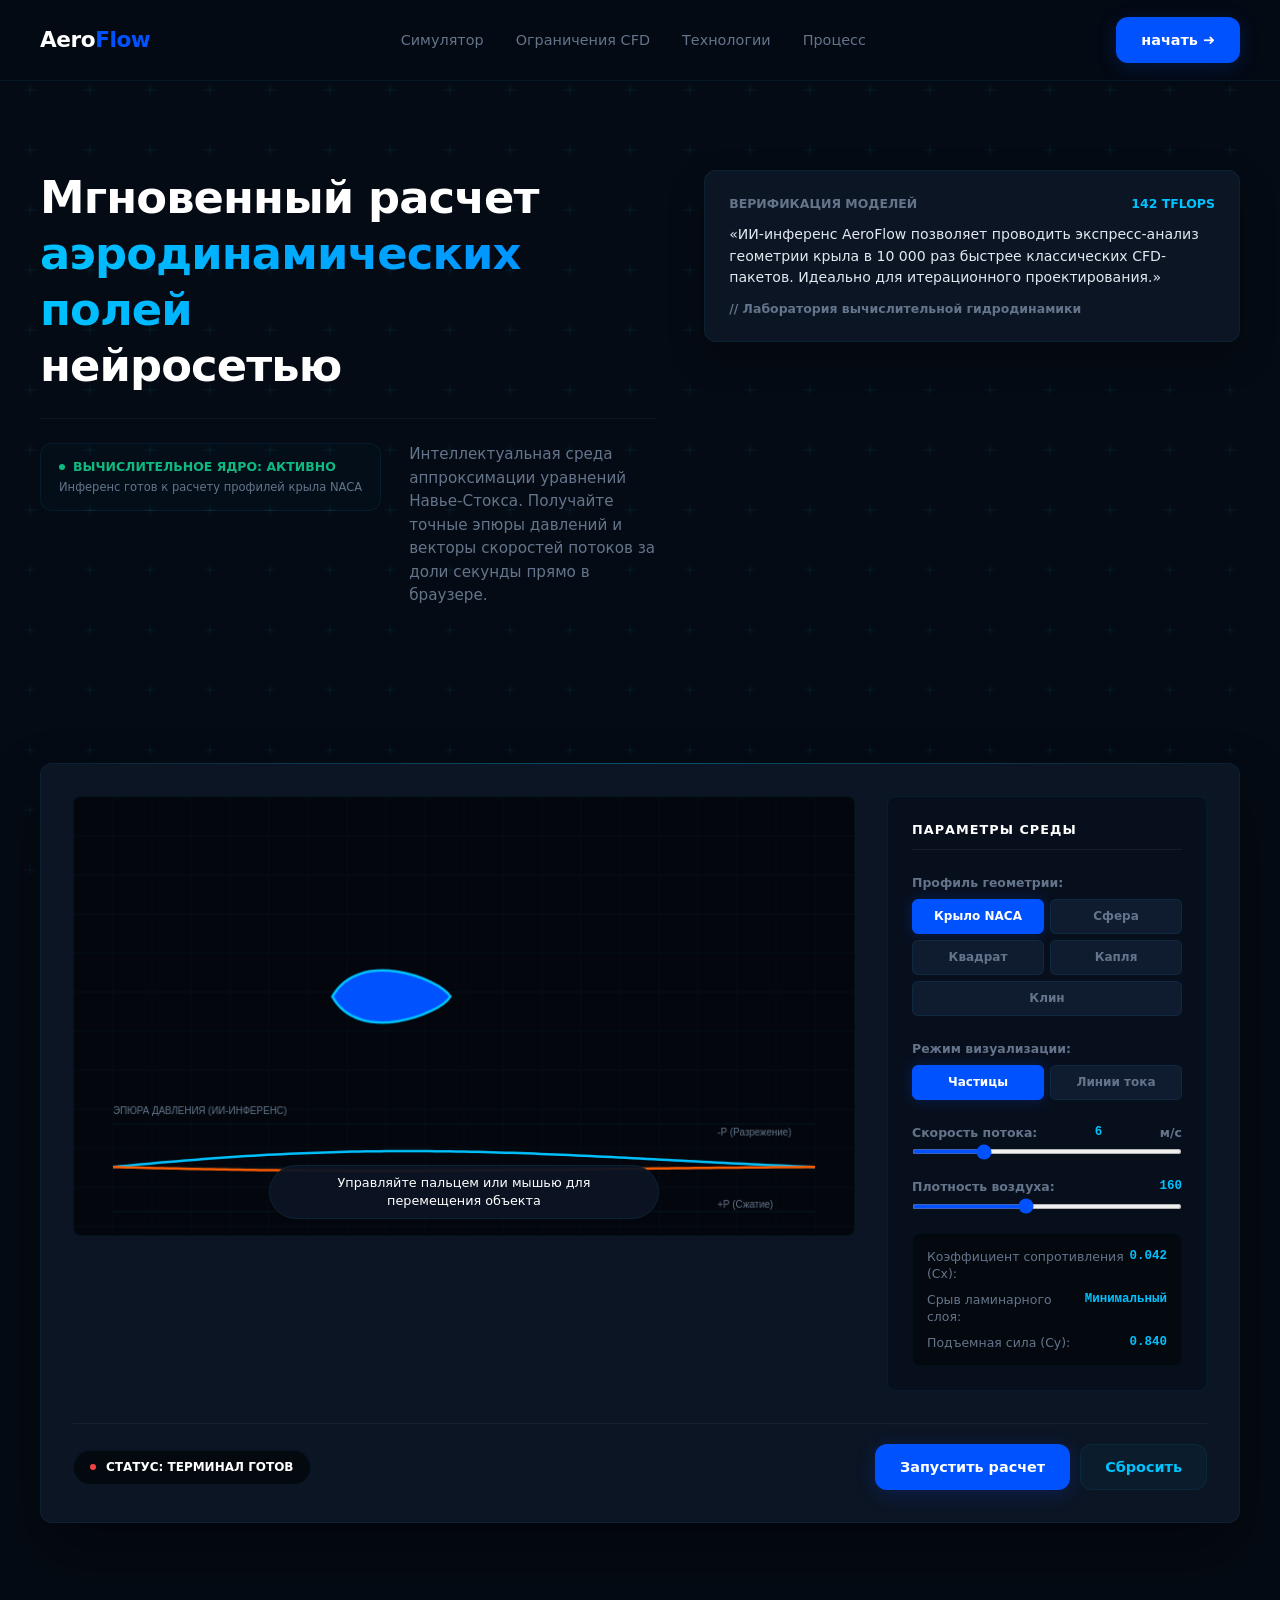
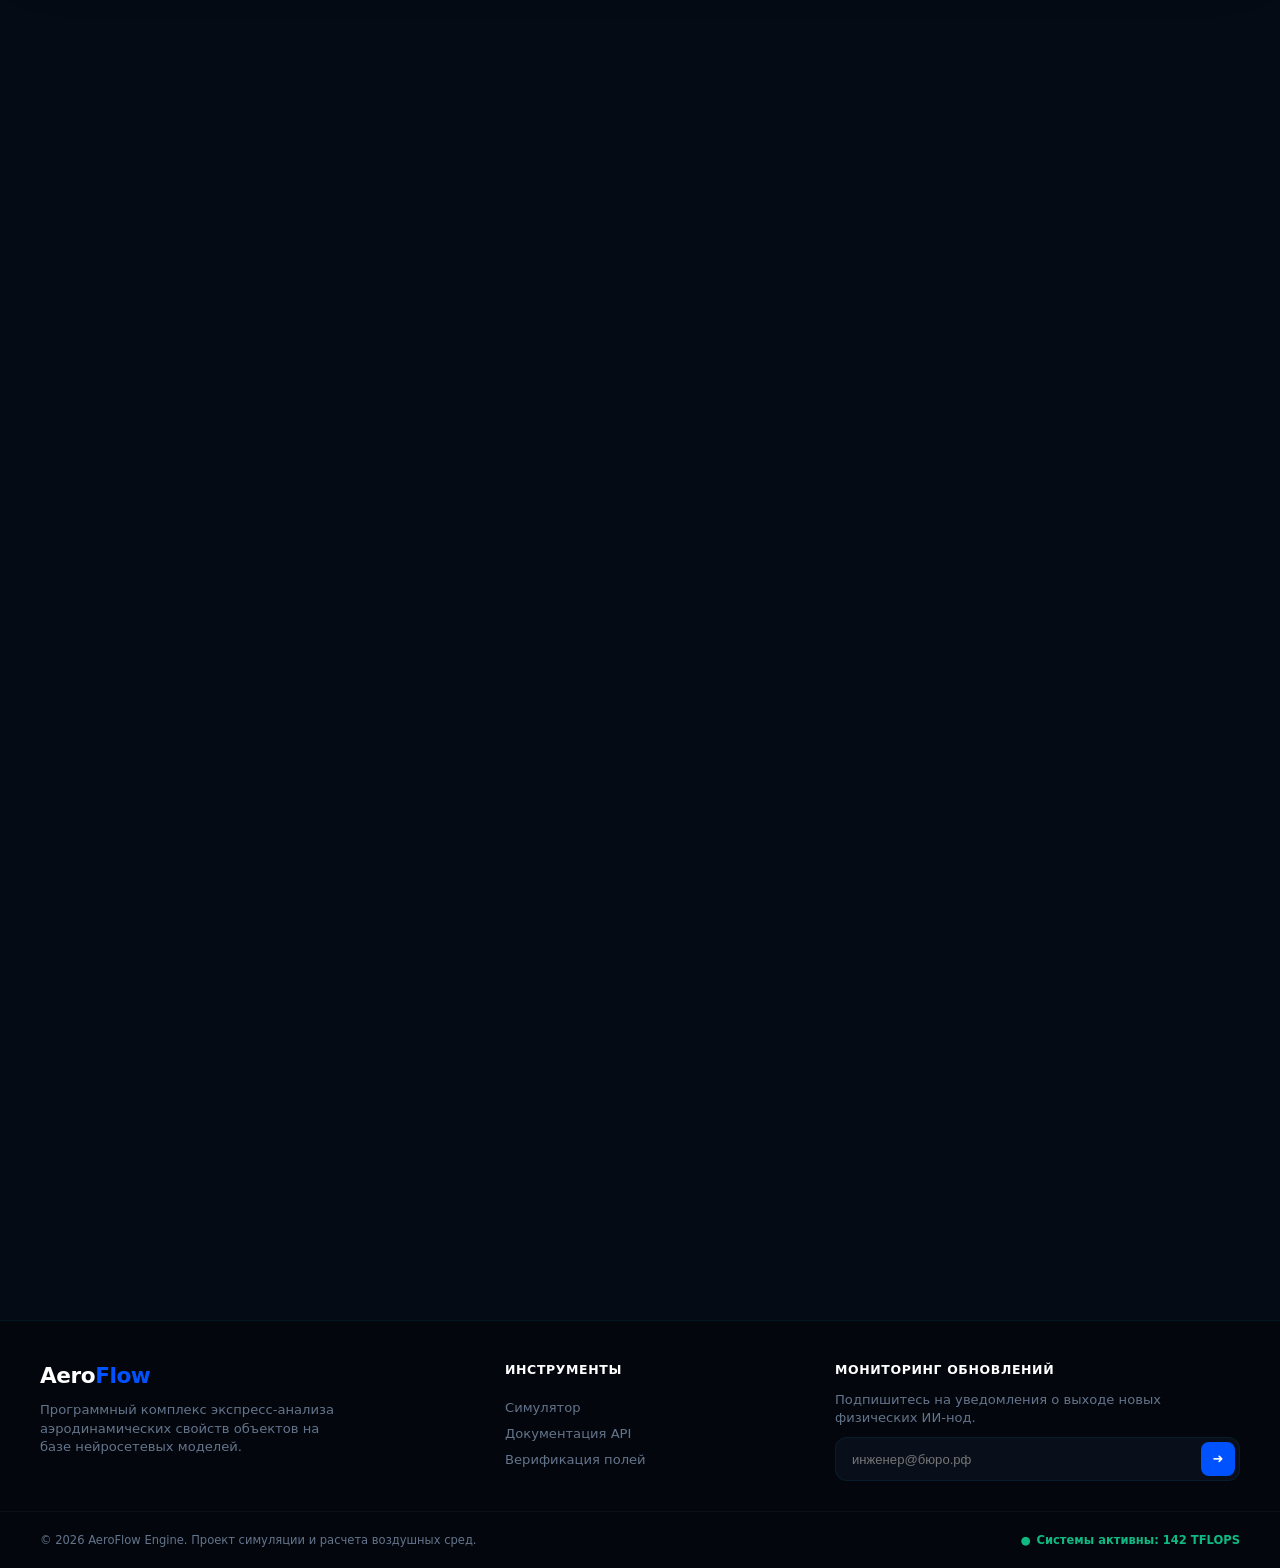
<file: AeroFlow/index.html>
<!doctype html>
<html lang="ru" dir="ltr">
    <head>
        <meta charset="UTF-8" />
        <meta
            name="viewport"
            content="width=device-width, initial-scale=1.0, viewport-fit=cover"
        />
        <meta name="theme-color" content="#0a0e14" />
        <meta name="color-scheme" content="dark light" />
        <meta
            name="description"
            content="AeroFlow — мгновенное ИИ-моделирование 2D-аэродинамики. Расчет профилей крыла NACA, сфер и клиньев за доли секунды прямо в браузере."
        />
        <meta name="format-detection" content="telephone=no" />

        <meta
            property="og:title"
            content="AeroFlow — Мгновенное ИИ-моделирование 2D-аэродинамики"
        />
        <meta
            property="og:description"
            content="Интеллектуальная среда аппроксимации уравнений Навье-Стокса в браузере."
        />
        <meta property="og:type" content="website" />

        <title>AeroFlow — Мгновенное ИИ-моделирование 2D-аэродинамики</title>

        <link rel="stylesheet" href="style.css" />
        <link rel="preconnect" href="https://fonts.googleapis.com" />
        <link rel="preconnect" href="https://fonts.gstatic.com" crossorigin />
    </head>
    <body>
        <canvas
            id="bgWindCanvas"
            aria-hidden="true"
            role="presentation"
        ></canvas>

        <header class="site-header">
            <div class="container nav-wrapper">
                <a href="#" class="logo" aria-label="AeroFlow — на главную">
                    Aero<span>Flow</span>
                </a>

                <nav class="nav-links" aria-label="Основная навигация">
                    <a href="#simSection">Симулятор</a>
                    <a href="#problem">Ограничения CFD</a>
                    <a href="#solution">Технологии</a>
                    <a href="#steps">Процесс</a>
                </nav>

                <button
                    type="button"
                    class="btn btn-primary nav-btn"
                    data-action="scroll-to-sim"
                    aria-label="Перейти к симулятору"
                >
                    начать ➜
                </button>
            </div>
        </header>

        <main>
            <section class="hero" aria-labelledby="hero-title">
                <div class="container">
                    <div class="hero-grid">
                        <div class="hero-left">
                            <h1 id="hero-title">
                                Мгновенный расчет
                                <span class="gradient-text"
                                    >аэродинамических полей</span
                                >
                                нейросетью
                            </h1>

                            <div class="hero-action-block">
                                <div
                                    class="hero-status-widget"
                                    role="status"
                                    aria-live="polite"
                                >
                                    <div class="status-node-line">
                                        <span
                                            class="pulse-dot active"
                                            aria-hidden="true"
                                        ></span>
                                        <span class="node-label"
                                            >ВЫЧИСЛИТЕЛЬНОЕ ЯДРО: АКТИВНО</span
                                        >
                                    </div>
                                    <p class="node-info-text">
                                        Инференс готов к расчету профилей крыла
                                        NACA
                                    </p>
                                </div>

                                <p class="hero-caption">
                                    Интеллектуальная среда аппроксимации
                                    уравнений Навье-Стокса. Получайте точные
                                    эпюры давлений и векторы скоростей потоков
                                    за доли секунды прямо в браузере.
                                </p>
                            </div>
                        </div>

                        <aside
                            class="hero-right"
                            aria-label="Верификация моделей"
                        >
                            <article class="network-card">
                                <div class="card-status-line">
                                    <span class="status-label"
                                        >ВЕРИФИКАЦИЯ МОДЕЛЕЙ</span
                                    >
                                    <span class="status-value">142 TFLOPS</span>
                                </div>
                                <blockquote class="card-body-text">
                                    «ИИ-инференс AeroFlow позволяет проводить
                                    экспресс-анализ геометрии крыла в 10 000 раз
                                    быстрее классических CFD-пакетов. Идеально
                                    для итерационного проектирования.»
                                </blockquote>
                                <p class="card-author">
                                    // Лаборатория вычислительной гидродинамики
                                </p>
                            </article>
                        </aside>
                    </div>
                </div>
            </section>

            <section
                class="sim-section"
                id="simSection"
                aria-labelledby="sim-title"
            >
                <div class="container">
                    <h2 id="sim-title" class="visually-hidden">
                        Симулятор аэродинамики
                    </h2>

                    <div class="sim-container">
                        <div class="sim-layout">
                            <div class="canvas-wrapper">
                                <canvas
                                    id="aeroCanvas"
                                    width="800"
                                    height="450"
                                    role="img"
                                    aria-label="Интерактивная аэродинамическая труба. Перетаскивайте объект для изменения положения."
                                ></canvas>
                                <p class="canvas-overlay">
                                    <span
                                        >Управляйте пальцем или мышью для
                                        перемещения объекта</span
                                    >
                                </p>
                            </div>

                            <aside
                                class="sim-sidebar"
                                aria-label="Параметры симуляции"
                            >
                                <h3 class="sidebar-title">Параметры среды</h3>

                                <div class="control-group">
                                    <span class="control-label" id="geoLabel"
                                        >Профиль геометрии:</span
                                    >
                                    <div
                                        class="geometry-matrix-buttons"
                                        role="group"
                                        aria-labelledby="geoLabel"
                                    >
                                        <button
                                            type="button"
                                            class="toggle-btn active"
                                            id="typeWing"
                                            data-object-type="wing"
                                        >
                                            Крыло NACA
                                        </button>
                                        <button
                                            type="button"
                                            class="toggle-btn"
                                            id="typeCircle"
                                            data-object-type="circle"
                                        >
                                            Сфера
                                        </button>
                                        <button
                                            type="button"
                                            class="toggle-btn"
                                            id="typeSquare"
                                            data-object-type="square"
                                        >
                                            Квадрат
                                        </button>
                                        <button
                                            type="button"
                                            class="toggle-btn"
                                            id="typeDrop"
                                            data-object-type="drop"
                                        >
                                            Капля
                                        </button>
                                        <button
                                            type="button"
                                            class="toggle-btn"
                                            id="typeTriangle"
                                            data-object-type="triangle"
                                        >
                                            Клин
                                        </button>
                                    </div>
                                </div>

                                <div class="control-group">
                                    <span class="control-label" id="viewLabel"
                                        >Режим визуализации:</span
                                    >
                                    <div
                                        class="toggle-buttons"
                                        role="group"
                                        aria-labelledby="viewLabel"
                                    >
                                        <button
                                            type="button"
                                            class="toggle-btn active"
                                            id="modeParticles"
                                            data-view-mode="particles"
                                        >
                                            Частицы
                                        </button>
                                        <button
                                            type="button"
                                            class="toggle-btn"
                                            id="modeLines"
                                            data-view-mode="lines"
                                        >
                                            Линии тока
                                        </button>
                                    </div>
                                </div>

                                <div class="control-group">
                                    <label for="inputSpeed">
                                        Скорость потока:
                                        <span id="valSpeed">6</span> м/с
                                    </label>
                                    <input
                                        type="range"
                                        id="inputSpeed"
                                        min="3"
                                        max="15"
                                        step="0.5"
                                        value="6"
                                        inputmode="decimal"
                                        aria-valuemin="3"
                                        aria-valuemax="15"
                                        aria-valuenow="6"
                                    />
                                </div>

                                <div class="control-group">
                                    <label for="inputDensity">
                                        Плотность воздуха:
                                        <span id="valDensity">160</span>
                                    </label>
                                    <input
                                        type="range"
                                        id="inputDensity"
                                        min="60"
                                        max="300"
                                        step="10"
                                        value="160"
                                        inputmode="numeric"
                                        aria-valuemin="60"
                                        aria-valuemax="300"
                                        aria-valuenow="160"
                                    />
                                </div>

                                <div
                                    class="telemetry-box"
                                    role="status"
                                    aria-live="polite"
                                >
                                    <div class="tel-item">
                                        Коэффициент сопротивления (Cx):
                                        <strong id="telCx">0.042</strong>
                                    </div>
                                    <div class="tel-item">
                                        Срыв ламинарного слоя:
                                        <strong id="telTurb"
                                            >Минимальный</strong
                                        >
                                    </div>
                                    <div class="tel-item">
                                        Подъемная сила (Cy):
                                        <strong id="telCy">0.840</strong>
                                    </div>
                                </div>
                            </aside>
                        </div>

                        <div class="sim-controls">
                            <div
                                class="status-badge"
                                id="simStatus"
                                role="status"
                                aria-live="polite"
                            >
                                <span
                                    class="pulse-dot"
                                    aria-hidden="true"
                                ></span>
                                СТАТУС: ТЕРМИНАЛ ГОТОВ
                            </div>
                            <div class="controls-buttons">
                                <button
                                    type="button"
                                    class="btn btn-primary"
                                    id="startBtn"
                                    data-action="start"
                                >
                                    Запустить расчет
                                </button>
                                <button
                                    type="button"
                                    class="btn btn-secondary"
                                    id="resetBtn"
                                    data-action="reset"
                                >
                                    Сбросить
                                </button>
                            </div>
                        </div>
                    </div>
                </div>
            </section>

            <section
                class="problem-section"
                id="problem"
                aria-labelledby="problem-title"
            >
                <div class="container">
                    <div class="problem-clean-container reveal-scroll">
                        <p class="section-meta">
                            // ОГРАНИЧЕНИЯ КЛАССИЧЕСКИХ CFD СРЕД
                        </p>
                        <h2 id="problem-title">
                            В чем сложность гидродинамики сегодня?
                        </h2>
                        <p class="problem-text">
                            Инженеры тратят драгоценные часы на рутинную
                            подготовку расчетных сеток и тяжелые вычисления.
                            Существующие CFD-пакеты требуют мощных серверных
                            станций и долгой настройки граничных условий. Это
                            кардинально замедляет процесс проектирования на
                            ранних этапах, когда нужно быстро проверить десятки
                            концептов геометрии.
                        </p>
                    </div>
                </div>
            </section>

            <section
                class="solution reveal-scroll"
                id="solution"
                aria-labelledby="solution-title"
            >
                <div class="container">
                    <p class="section-meta">
                        // ИИ-АРХИТЕКТУРА И МОДЕЛИРОВАНИЕ
                    </p>
                    <h2 id="solution-title">Технологический стек AeroFlow</h2>

                    <div class="solution-grid">
                        <article class="solution-card">
                            <p class="card-num" aria-hidden="true">/01</p>
                            <h3>Мгновенная аппроксимация</h3>
                            <p>
                                Нейросеть, предобученная на миллионах физических
                                сценариев, заменяет классическое математическое
                                решение дифференциальных уравнений Навье-Стокса.
                            </p>
                        </article>
                        <article class="solution-card">
                            <p class="card-num" aria-hidden="true">/02</p>
                            <h3>Interactive Drag-and-Drop</h3>
                            <p>
                                Перемещайте объект в режиме реального времени.
                                Поля давлений и обтекающие струи мгновенно
                                пересчитываются под новое положение тела.
                            </p>
                        </article>
                        <article class="solution-card">
                            <p class="card-num" aria-hidden="true">/03</p>
                            <h3>Встроенная эпюра полей</h3>
                            <p>
                                Прямо на холсте генерируется живая голограмма
                                распределения сил, позволяя наглядно оценивать
                                разрежение и зоны сжатия воздушного полей.
                            </p>
                        </article>
                    </div>
                </div>
            </section>

            <section
                id="steps"
                class="reveal-scroll"
                aria-labelledby="steps-title"
            >
                <div class="container">
                    <p class="section-meta">// ОПЕРАЦИОННЫЙ ЦИКЛ</p>
                    <h2 id="steps-title">Как устроен рабочий процесс</h2>

                    <div class="steps-grid">
                        <article class="step-item">
                            <p class="step-num" aria-hidden="true">01</p>
                            <h3>Задание контура</h3>
                            <p>
                                Вы выбираете необходимую геометрию профиля крыла
                                или сферы и позиционируете её внутри воздушной
                                трубы.
                            </p>
                        </article>
                        <article class="step-item">
                            <p class="step-num" aria-hidden="true">02</p>
                            <h3>Модуляция параметров</h3>
                            <p>
                                Регулируйте скорость набегающего потока и
                                плотность газовой среды с помощью полцов
                                терминала инференса.
                            </p>
                        </article>
                        <article class="step-item">
                            <p class="step-num" aria-hidden="true">03</p>
                            <h3>Анализ эпюры давлений</h3>
                            <p>
                                Считывайте показатели коэффициентов лобового
                                сопротивления и подъемной силы на встроенном
                                графике.
                            </p>
                        </article>
                    </div>
                </div>
            </section>
        </main>

        <footer class="site-footer">
            <div class="container footer-grid">
                <div class="footer-brand">
                    <div class="logo">Aero<span>Flow</span></div>
                    <p class="footer-tagline">
                        Программный комплекс экспресс-анализа аэродинамических
                        свойств объектов на базе нейросетевых моделей.
                    </p>
                </div>

                <nav class="footer-links-group" aria-label="Инструменты">
                    <h3 class="footer-title">Инструменты</h3>
                    <a href="#simSection">Симулятор</a>
                    <a href="#">Документация API</a>
                    <a href="#">Верификация полей</a>
                </nav>

                <div class="footer-subscribe">
                    <h3 class="footer-title">Мониторинг обновлений</h3>
                    <p>
                        Подпишитесь на уведомления о выходе новых физических
                        ИИ-нод.
                    </p>

                    <form
                        class="subscribe-form"
                        data-action="subscribe"
                        novalidate
                    >
                        <label for="subscribeEmail" class="visually-hidden">
                            Email для подписки
                        </label>
                        <input
                            type="email"
                            id="subscribeEmail"
                            name="email"
                            placeholder="инженер@бюро.рф"
                            autocomplete="email"
                            inputmode="email"
                            required
                        />
                        <button
                            type="submit"
                            class="btn-sub"
                            aria-label="Подписаться на обновления"
                        >
                            ➜
                        </button>
                    </form>
                </div>
            </div>

            <div class="container footer-bottom">
                <p>
                    © 2026 AeroFlow Engine. Проект симуляции и расчета воздушных
                    сред.
                </p>
                <p class="system-status" role="status" aria-live="polite">
                    <span aria-hidden="true">●</span> Системы активны: 142
                    TFLOPS
                </p>
            </div>
        </footer>

        <script src="script.js" defer></script>
    </body>
</html>
</file>
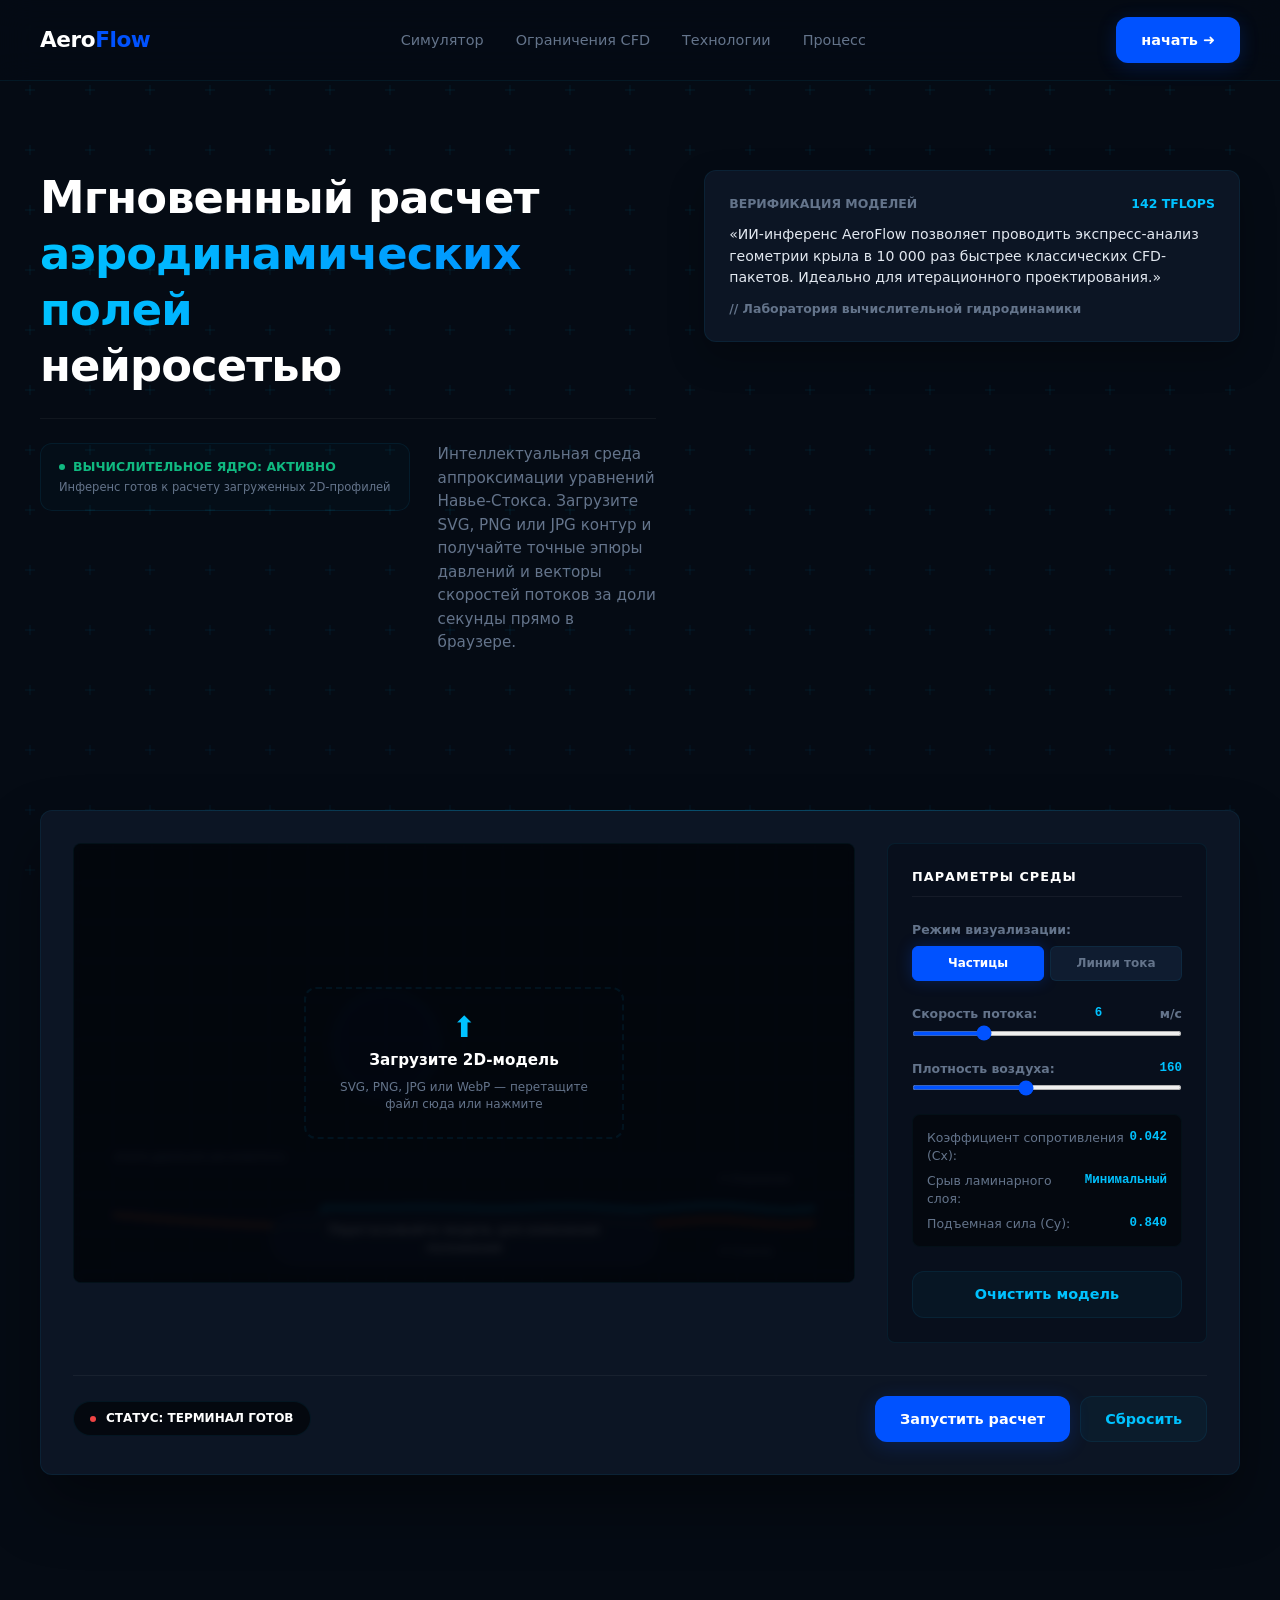
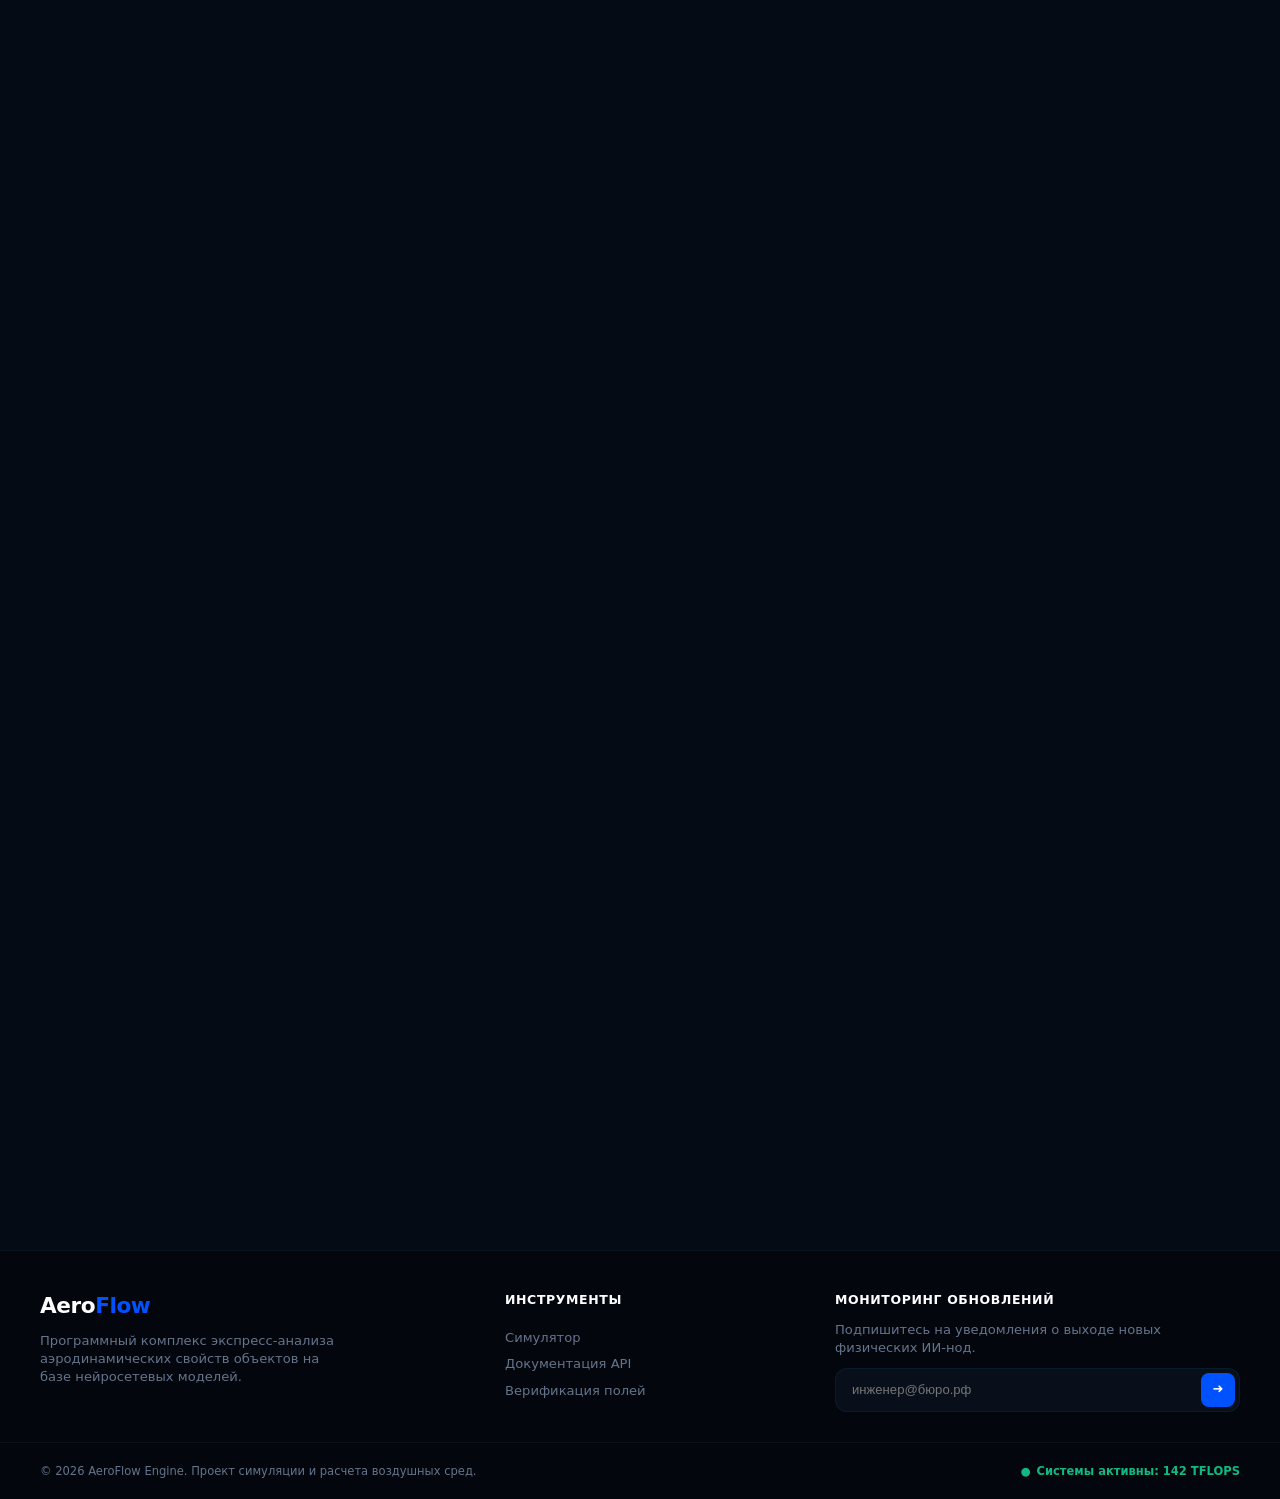
<file: Frontend/index.html>
<!doctype html>
<html lang="ru" dir="ltr">
    <head>
        <meta charset="UTF-8" />
        <meta
            name="viewport"
            content="width=device-width, initial-scale=1.0, viewport-fit=cover"
        />
        <meta name="theme-color" content="#0a0e14" />
        <meta name="color-scheme" content="dark light" />
        <meta
            name="description"
            content="AeroFlow — мгновенное ИИ-моделирование 2D-аэродинамики. Загрузите 2D-модель и получите расчет обтекания за доли секунды прямо в браузере."
        />
        <meta name="format-detection" content="telephone=no" />

        <meta
            property="og:title"
            content="AeroFlow — Мгновенное ИИ-моделирование 2D-аэродинамики"
        />
        <meta
            property="og:description"
            content="Интеллектуальная среда аппроксимации уравнений Навье-Стокса в браузере."
        />
        <meta property="og:type" content="website" />

        <title>AeroFlow — Мгновенное ИИ-моделирование 2D-аэродинамики</title>

        <link rel="stylesheet" href="style.css" />
        <link rel="preconnect" href="https://fonts.googleapis.com" />
        <link rel="preconnect" href="https://fonts.gstatic.com" crossorigin />
    </head>
    <body>
        <canvas
            id="bgWindCanvas"
            aria-hidden="true"
            role="presentation"
        ></canvas>

        <header class="site-header">
            <div class="container nav-wrapper">
                <a href="#" class="logo" aria-label="AeroFlow — на главную">
                    Aero<span>Flow</span>
                </a>

                <nav class="nav-links" aria-label="Основная навигация">
                    <a href="#simSection">Симулятор</a>
                    <a href="#problem">Ограничения CFD</a>
                    <a href="#solution">Технологии</a>
                    <a href="#steps">Процесс</a>
                </nav>

                <button
                    type="button"
                    class="btn btn-primary nav-btn"
                    data-action="scroll-to-sim"
                    aria-label="Перейти к симулятору"
                >
                    начать ➜
                </button>
            </div>
        </header>

        <main>
            <section class="hero" aria-labelledby="hero-title">
                <div class="container">
                    <div class="hero-grid">
                        <div class="hero-left">
                            <h1 id="hero-title">
                                Мгновенный расчет
                                <span class="gradient-text"
                                    >аэродинамических полей</span
                                >
                                нейросетью
                            </h1>

                            <div class="hero-action-block">
                                <div
                                    class="hero-status-widget"
                                    role="status"
                                    aria-live="polite"
                                >
                                    <div class="status-node-line">
                                        <span
                                            class="pulse-dot active"
                                            aria-hidden="true"
                                        ></span>
                                        <span class="node-label"
                                            >ВЫЧИСЛИТЕЛЬНОЕ ЯДРО: АКТИВНО</span
                                        >
                                    </div>
                                    <p class="node-info-text">
                                        Инференс готов к расчету загруженных
                                        2D-профилей
                                    </p>
                                </div>

                                <p class="hero-caption">
                                    Интеллектуальная среда аппроксимации
                                    уравнений Навье-Стокса. Загрузите SVG, PNG
                                    или JPG контур и получайте точные эпюры
                                    давлений и векторы скоростей потоков за доли
                                    секунды прямо в браузере.
                                </p>
                            </div>
                        </div>

                        <aside
                            class="hero-right"
                            aria-label="Верификация моделей"
                        >
                            <article class="network-card">
                                <div class="card-status-line">
                                    <span class="status-label"
                                        >ВЕРИФИКАЦИЯ МОДЕЛЕЙ</span
                                    >
                                    <span class="status-value">142 TFLOPS</span>
                                </div>
                                <blockquote class="card-body-text">
                                    «ИИ-инференс AeroFlow позволяет проводить
                                    экспресс-анализ геометрии крыла в 10 000 раз
                                    быстрее классических CFD-пакетов. Идеально
                                    для итерационного проектирования.»
                                </blockquote>
                                <p class="card-author">
                                    // Лаборатория вычислительной гидродинамики
                                </p>
                            </article>
                        </aside>
                    </div>
                </div>
            </section>

            <section
                class="sim-section"
                id="simSection"
                aria-labelledby="sim-title"
            >
                <div class="container">
                    <h2 id="sim-title" class="visually-hidden">
                        Симулятор аэродинамики
                    </h2>

                    <div class="sim-container">
                        <div class="sim-layout">
                            <div class="canvas-wrapper" id="dropZone">
                                <canvas
                                    id="aeroCanvas"
                                    width="800"
                                    height="450"
                                    role="img"
                                    aria-label="Интерактивная аэродинамическая труба. Загрузите 2D-модель и перетаскивайте её."
                                ></canvas>

                                <div class="upload-zone" id="uploadZone">
                                    <input
                                        type="file"
                                        id="modelInput"
                                        accept=".svg,.png,.jpg,.jpeg,.webp"
                                        hidden
                                    />
                                    <label
                                        for="modelInput"
                                        class="upload-label"
                                    >
                                        <span
                                            class="upload-icon"
                                            aria-hidden="true"
                                            >⬆</span
                                        >
                                        <span class="upload-title"
                                            >Загрузите 2D-модель</span
                                        >
                                        <span class="upload-hint"
                                            >SVG, PNG, JPG или WebP — перетащите
                                            файл сюда или нажмите</span
                                        >
                                    </label>
                                </div>

                                <p class="canvas-overlay">
                                    <span
                                        >Перетаскивайте модель для изменения
                                        положения</span
                                    >
                                </p>
                            </div>

                            <aside
                                class="sim-sidebar"
                                aria-label="Параметры симуляции"
                            >
                                <h3 class="sidebar-title">Параметры среды</h3>

                                <div class="control-group">
                                    <span class="control-label" id="viewLabel"
                                        >Режим визуализации:</span
                                    >
                                    <div
                                        class="toggle-buttons"
                                        role="group"
                                        aria-labelledby="viewLabel"
                                    >
                                        <button
                                            type="button"
                                            class="toggle-btn active"
                                            id="modeParticles"
                                            data-view-mode="particles"
                                        >
                                            Частицы
                                        </button>
                                        <button
                                            type="button"
                                            class="toggle-btn"
                                            id="modeLines"
                                            data-view-mode="lines"
                                        >
                                            Линии тока
                                        </button>
                                    </div>
                                </div>

                                <div class="control-group">
                                    <label for="inputSpeed">
                                        Скорость потока:
                                        <span id="valSpeed">6</span> м/с
                                    </label>
                                    <input
                                        type="range"
                                        id="inputSpeed"
                                        min="3"
                                        max="15"
                                        step="0.5"
                                        value="6"
                                        inputmode="decimal"
                                        aria-valuemin="3"
                                        aria-valuemax="15"
                                        aria-valuenow="6"
                                    />
                                </div>

                                <div class="control-group">
                                    <label for="inputDensity">
                                        Плотность воздуха:
                                        <span id="valDensity">160</span>
                                    </label>
                                    <input
                                        type="range"
                                        id="inputDensity"
                                        min="60"
                                        max="300"
                                        step="10"
                                        value="160"
                                        inputmode="numeric"
                                        aria-valuemin="60"
                                        aria-valuemax="300"
                                        aria-valuenow="160"
                                    />
                                </div>

                                <div
                                    class="telemetry-box"
                                    role="status"
                                    aria-live="polite"
                                >
                                    <div class="tel-item">
                                        Коэффициент сопротивления (Cx):
                                        <strong id="telCx">0.042</strong>
                                    </div>
                                    <div class="tel-item">
                                        Срыв ламинарного слоя:
                                        <strong id="telTurb"
                                            >Минимальный</strong
                                        >
                                    </div>
                                    <div class="tel-item">
                                        Подъемная сила (Cy):
                                        <strong id="telCy">0.840</strong>
                                    </div>
                                </div>

                                <button
                                    type="button"
                                    class="btn btn-secondary btn-full"
                                    id="clearModelBtn"
                                    data-action="clear-model"
                                >
                                    Очистить модель
                                </button>
                            </aside>
                        </div>

                        <div class="sim-controls">
                            <div
                                class="status-badge"
                                id="simStatus"
                                role="status"
                                aria-live="polite"
                            >
                                <span
                                    class="pulse-dot"
                                    aria-hidden="true"
                                ></span>
                                СТАТУС: ТЕРМИНАЛ ГОТОВ
                            </div>
                            <div class="controls-buttons">
                                <button
                                    type="button"
                                    class="btn btn-primary"
                                    id="startBtn"
                                    data-action="start"
                                >
                                    Запустить расчет
                                </button>
                                <button
                                    type="button"
                                    class="btn btn-secondary"
                                    id="resetBtn"
                                    data-action="reset"
                                >
                                    Сбросить
                                </button>
                            </div>
                        </div>
                    </div>
                </div>
            </section>

            <section
                class="problem-section"
                id="problem"
                aria-labelledby="problem-title"
            >
                <div class="container">
                    <div class="problem-clean-container reveal-scroll">
                        <p class="section-meta">
                            // ОГРАНИЧЕНИЯ КЛАССИЧЕСКИХ CFD СРЕД
                        </p>
                        <h2 id="problem-title">
                            В чем сложность гидродинамики сегодня?
                        </h2>
                        <p class="problem-text">
                            Инженеры тратят драгоценные часы на рутинную
                            подготовку расчетных сеток и тяжелые вычисления.
                            Существующие CFD-пакеты требуют мощных серверных
                            станций и долгой настройки граничных условий. Это
                            кардинально замедляет процесс проектирования на
                            ранних этапах, когда нужно быстро проверить десятки
                            концептов геометрии.
                        </p>
                    </div>
                </div>
            </section>

            <section
                class="solution reveal-scroll"
                id="solution"
                aria-labelledby="solution-title"
            >
                <div class="container">
                    <p class="section-meta">
                        // ИИ-АРХИТЕКТУРА И МОДЕЛИРОВАНИЕ
                    </p>
                    <h2 id="solution-title">Технологический стек AeroFlow</h2>

                    <div class="solution-grid">
                        <article class="solution-card">
                            <p class="card-num" aria-hidden="true">/01</p>
                            <h3>Мгновенная аппроксимация</h3>
                            <p>
                                Нейросеть, предобученная на миллионах физических
                                сценариев, заменяет классическое математическое
                                решение дифференциальных уравнений Навье-Стокса.
                            </p>
                        </article>
                        <article class="solution-card">
                            <p class="card-num" aria-hidden="true">/02</p>
                            <h3>Загрузка своей геометрии</h3>
                            <p>
                                Перетащите SVG, PNG или JPG контур прямо в
                                воздушную трубу — система автоматически
                                подстроит масштаб и рассчитает обтекание.
                            </p>
                        </article>
                        <article class="solution-card">
                            <p class="card-num" aria-hidden="true">/03</p>
                            <h3>Встроенная эпюра полей</h3>
                            <p>
                                Прямо на холсте генерируется живая голограмма
                                распределения сил, позволяя наглядно оценивать
                                разрежение и зоны сжатия воздушного полей.
                            </p>
                        </article>
                    </div>
                </div>
            </section>

            <section
                id="steps"
                class="reveal-scroll"
                aria-labelledby="steps-title"
            >
                <div class="container">
                    <p class="section-meta">// ОПЕРАЦИОННЫЙ ЦИКЛ</p>
                    <h2 id="steps-title">Как устроен рабочий процесс</h2>

                    <div class="steps-grid">
                        <article class="step-item">
                            <p class="step-num" aria-hidden="true">01</p>
                            <h3>Загрузка контура</h3>
                            <p>
                                Вы перетаскиваете изображение профиля в рабочую
                                зону или выбираете файл через проводник.
                            </p>
                        </article>
                        <article class="step-item">
                            <p class="step-num" aria-hidden="true">02</p>
                            <h3>Модуляция параметров</h3>
                            <p>
                                Регулируйте скорость набегающего потока и
                                плотность газовой среды с помощью полцов
                                терминала инференса.
                            </p>
                        </article>
                        <article class="step-item">
                            <p class="step-num" aria-hidden="true">03</p>
                            <h3>Анализ эпюры давлений</h3>
                            <p>
                                Считывайте показатели коэффициентов лобового
                                сопротивления и подъемной силы на встроенном
                                графике.
                            </p>
                        </article>
                    </div>
                </div>
            </section>
        </main>

        <footer class="site-footer">
            <div class="container footer-grid">
                <div class="footer-brand">
                    <div class="logo">Aero<span>Flow</span></div>
                    <p class="footer-tagline">
                        Программный комплекс экспресс-анализа аэродинамических
                        свойств объектов на базе нейросетевых моделей.
                    </p>
                </div>

                <nav class="footer-links-group" aria-label="Инструменты">
                    <h3 class="footer-title">Инструменты</h3>
                    <a href="#simSection">Симулятор</a>
                    <a href="#">Документация API</a>
                    <a href="#">Верификация полей</a>
                </nav>

                <div class="footer-subscribe">
                    <h3 class="footer-title">Мониторинг обновлений</h3>
                    <p>
                        Подпишитесь на уведомления о выходе новых физических
                        ИИ-нод.
                    </p>

                    <form
                        class="subscribe-form"
                        data-action="subscribe"
                        novalidate
                    >
                        <label for="subscribeEmail" class="visually-hidden">
                            Email для подписки
                        </label>
                        <input
                            type="email"
                            id="subscribeEmail"
                            name="email"
                            placeholder="инженер@бюро.рф"
                            autocomplete="email"
                            inputmode="email"
                            required
                        />
                        <button
                            type="submit"
                            class="btn-sub"
                            aria-label="Подписаться на обновления"
                        >
                            ➜
                        </button>
                    </form>
                </div>
            </div>

            <div class="container footer-bottom">
                <p>
                    © 2026 AeroFlow Engine. Проект симуляции и расчета воздушных
                    сред.
                </p>
                <p class="system-status" role="status" aria-live="polite">
                    <span aria-hidden="true">●</span> Системы активны: 142
                    TFLOPS
                </p>
            </div>
        </footer>

        <script src="script.js" defer></script>
    </body>
</html>
</file>
<file: AeroFlow/style.css>
:root {
    --bg-dark: #050b14;
    --bg-card: #0c1524;
    --primary-blue: #0052ff;
    --cyan-glow: #00c2ff;
    --orange-flow: #ff5c00;
    --text-white: #ffffff;
    --text-muted: #64748b;
    --border-color: rgba(0, 194, 255, 0.08);
    --radius-tech: 12px;
    --transition-smooth: all 0.3s cubic-bezier(0.25, 0.8, 0.25, 1);
}

*,
*::before,
*::after {
    box-sizing: border-box;
    margin: 0;
    padding: 0;
}

html {
    scroll-behavior: smooth;
    -webkit-text-size-adjust: 100%;
}

body {
    font-family:
        "Inter",
        system-ui,
        -apple-system,
        "Segoe UI",
        Roboto,
        sans-serif;
    width: 100%;
    min-height: 100%;
    background-color: var(--bg-dark);
    color: var(--text-white);
    line-height: 1.4;
    overflow-x: hidden;
    -webkit-font-smoothing: antialiased;
    -moz-osx-font-smoothing: grayscale;
}

img,
canvas,
svg,
video {
    max-width: 100%;
    display: block;
}

button {
    font: inherit;
    color: inherit;
}

:focus-visible {
    outline: 2px solid var(--cyan-glow);
    outline-offset: 2px;
}

.visually-hidden {
    position: absolute;
    width: 1px;
    height: 1px;
    padding: 0;
    margin: -1px;
    overflow: hidden;
    clip: rect(0, 0, 0, 0);
    white-space: nowrap;
    border: 0;
}

#bgWindCanvas {
    position: fixed;
    inset: 0;
    width: 100vw;
    height: 100vh;
    z-index: 1;
    pointer-events: none;
    display: block;
}

.container {
    width: 100%;
    max-width: 1280px;
    margin: 0 auto;
    padding: 0 16px;
    position: relative;
    z-index: 10;
}

@media (min-width: 768px) {
    .container {
        padding: 0 40px;
    }
}

main {
    position: relative;
    z-index: 5;
    width: 100%;
    display: block;
}

section {
    padding: 45px 0;
    position: relative;
    z-index: 5;
    display: block;
    clear: both;
    scroll-margin-top: 80px;
}

@media (min-width: 768px) {
    section {
        padding: 85px 0;
    }
}

.site-header {
    position: fixed;
    top: 0;
    left: 0;
    width: 100%;
    z-index: 1000;
    background: rgba(5, 11, 20, 0.5);
    backdrop-filter: blur(16px);
    -webkit-backdrop-filter: blur(16px);
    border-bottom: 1px solid var(--border-color);
}

.nav-wrapper {
    height: 70px;
    display: flex;
    justify-content: space-between;
    align-items: center;
    gap: 12px;
}

.logo {
    font-size: 1.15rem;
    font-weight: 800;
    color: var(--text-white);
    text-decoration: none;
    letter-spacing: -0.02em;
    flex-shrink: 0;
}

.logo span {
    color: var(--primary-blue);
}

.nav-links {
    display: flex;
    gap: 20px;
    overflow-x: auto;
    -webkit-overflow-scrolling: touch;
    scroll-behavior: smooth;
    padding: 4px 0;
}

.nav-links::-webkit-scrollbar {
    display: none;
}

.nav-links a {
    color: var(--text-muted);
    text-decoration: none;
    font-size: 0.85rem;
    font-weight: 500;
    white-space: nowrap;
    transition: var(--transition-smooth);
}

.nav-links a:hover {
    color: var(--text-white);
}

.btn {
    padding: 10px 18px;
    font-size: 0.82rem;
    font-weight: 600;
    border-radius: var(--radius-tech);
    cursor: pointer;
    border: 1px solid transparent;
    transition: var(--transition-smooth);
    display: inline-flex;
    align-items: center;
    gap: 6px;
    text-decoration: none;
    white-space: nowrap;
}

@media (min-width: 768px) {
    .btn {
        padding: 12px 24px;
        font-size: 0.9rem;
    }
    .nav-wrapper {
        height: 80px;
        gap: 32px;
    }
    .logo {
        font-size: 1.35rem;
    }
    .nav-links {
        gap: 32px;
        overflow: visible;
    }
    .nav-links a {
        font-size: 0.9rem;
    }
}

.btn-primary {
    background-color: var(--primary-blue);
    color: var(--text-white);
    box-shadow: 0 4px 20px rgba(0, 82, 255, 0.2);
}

.btn-secondary {
    background-color: rgba(0, 194, 255, 0.04);
    color: var(--cyan-glow);
    border-color: var(--border-color);
}

.btn:disabled {
    opacity: 0.5;
    cursor: not-allowed;
}

.hero {
    padding-top: 110px;
    padding-bottom: 30px;
}

@media (min-width: 768px) {
    .hero {
        padding-top: 170px;
        padding-bottom: 70px;
    }
}

.hero-grid {
    display: grid;
    grid-template-columns: 1fr;
    gap: 32px;
}

@media (min-width: 1024px) {
    .hero-grid {
        grid-template-columns: 1.15fr 1fr;
        gap: 48px;
    }
}

.hero-left h1 {
    font-size: clamp(1.65rem, 5vw, 2.8rem);
    font-weight: 800;
    line-height: 1.25;
    letter-spacing: -0.02em;
    margin-bottom: 20px;
}

.gradient-text {
    background: linear-gradient(90deg, var(--cyan-glow), #0088ff);
    -webkit-background-clip: text;
    -webkit-text-fill-color: transparent;
    background-clip: text;
    display: inline-block;
}

.hero-action-block {
    display: flex;
    flex-direction: column;
    gap: 20px;
    margin-top: 24px;
    padding-top: 24px;
    border-top: 1px solid rgba(255, 255, 255, 0.05);
}

@media (min-width: 600px) {
    .hero-action-block {
        flex-direction: row;
        align-items: flex-start;
        gap: 28px;
    }
}
.hero-status-widget {
    background: rgba(0, 194, 255, 0.02);
    border: 1px solid rgba(0, 194, 255, 0.08);
    padding: 14px 18px;
    border-radius: var(--radius-tech);
    width: 100%;
}

@media (min-width: 600px) {
    .hero-status-widget {
        width: auto;
        min-width: 260px;
        flex-shrink: 0;
    }
}

.status-node-line {
    display: flex;
    align-items: center;
    gap: 8px;
    font-size: 0.78rem;
    font-weight: 700;
    color: #10b981;
    margin-bottom: 4px;
}

.node-info-text {
    font-size: 0.72rem;
    color: var(--text-muted);
}

.hero-caption {
    font-size: 0.88rem;
    color: var(--text-muted);
    line-height: 1.55;
}

@media (min-width: 768px) {
    .hero-caption {
        font-size: 0.95rem;
    }
}

.network-card {
    background-color: var(--bg-card);
    border: 1px solid var(--border-color);
    border-radius: var(--radius-tech);
    padding: 20px;
    box-shadow: 0 15px 35px rgba(0, 0, 0, 0.25);
}

.card-status-line {
    display: flex;
    justify-content: space-between;
    font-size: 0.72rem;
    font-weight: 700;
    margin-bottom: 12px;
}

.status-label {
    color: var(--text-muted);
}

.status-value {
    color: var(--cyan-glow);
}

.card-body-text {
    font-size: 0.82rem;
    color: #e2e8f0;
    line-height: 1.5;
    margin-bottom: 12px;
}

@media (min-width: 768px) {
    .card-body-text {
        font-size: 0.88rem;
    }
    .card-status-line {
        font-size: 0.78rem;
    }
    .network-card {
        padding: 24px;
    }
}

.card-author {
    font-size: 0.78rem;
    color: var(--text-muted);
    font-weight: 600;
}

.sim-container {
    background-color: var(--bg-card);
    border: 1px solid var(--border-color);
    border-radius: var(--radius-tech);
    padding: 16px;
    box-shadow: 0 30px 60px rgba(0, 0, 0, 0.4);
    position: relative;
    width: 100%;
}

@media (min-width: 768px) {
    .sim-container {
        padding: 32px;
    }
}

.sim-container::before {
    content: "";
    position: absolute;
    top: -1px;
    left: 20px;
    right: 20px;
    height: 1px;
    background: linear-gradient(
        90deg,
        transparent,
        var(--cyan-glow),
        transparent
    );
    opacity: 0.3;
}

.sim-layout {
    display: grid;
    grid-template-columns: 1fr;
    gap: 20px;
    margin-bottom: 24px;
}

@media (min-width: 1024px) {
    .sim-layout {
        grid-template-columns: 1fr 320px;
        gap: 32px;
        margin-bottom: 32px;
    }
}

.canvas-wrapper {
    position: relative;
    background-color: #03070d;
    border-radius: 8px;
    overflow: hidden;
    width: 100%;
    aspect-ratio: 16 / 9;
    border: 1px solid rgba(0, 194, 255, 0.05);
}

.canvas-wrapper canvas {
    width: 100%;
    height: auto;
    display: block;
}

.canvas-overlay {
    position: absolute;
    bottom: 12px;
    left: 12px;
    right: 12px;
    background: rgba(12, 21, 36, 0.95);
    border: 1px solid var(--border-color);
    color: var(--text-white);
    padding: 6px 12px;
    border-radius: 6px;
    font-size: 0.7rem;
    pointer-events: none;
    text-align: center;
}

@media (min-width: 768px) {
    .canvas-overlay {
        bottom: 16px;
        left: 50%;
        right: auto;
        transform: translateX(-50%);
        padding: 8px 20px;
        border-radius: 100px;
        font-size: 0.8rem;
    }
}

.sim-sidebar {
    background-color: rgba(5, 11, 20, 0.5);
    border-radius: 8px;
    padding: 16px;
    border: 1px solid var(--border-color);
    display: flex;
    flex-direction: column;
    gap: 20px;
}

@media (min-width: 768px) {
    .sim-sidebar {
        padding: 24px;
        gap: 24px;
    }
}

.sidebar-title {
    font-size: 0.8rem;
    font-weight: 700;
    text-transform: uppercase;
    letter-spacing: 0.08em;
    border-bottom: 1px solid rgba(255, 255, 255, 0.05);
    padding-bottom: 10px;
}

.control-group {
    display: flex;
    flex-direction: column;
    gap: 8px;
}

.control-group label,
.control-label {
    font-size: 0.78rem;
    font-weight: 600;
    color: var(--text-muted);
    display: flex;
    justify-content: space-between;
}

.control-group label span {
    color: var(--cyan-glow);
    font-family: monospace;
}

.control-group input[type="range"] {
    width: 100%;
    accent-color: var(--primary-blue);
    background: #0f1c30;
    height: 5px;
    border-radius: 3px;
    cursor: pointer;
    position: relative;
}

.geometry-matrix-buttons {
    display: grid;
    grid-template-columns: repeat(2, 1fr);
    gap: 6px;
}

#typeTriangle {
    grid-column: span 2;
}

.toggle-buttons {
    display: grid;
    grid-template-columns: 1fr 1fr;
    gap: 6px;
}

.toggle-btn {
    padding: 8px;
    font-size: 0.75rem;
    font-weight: 600;
    background-color: #0f1c30;
    border: 1px solid var(--border-color);
    color: var(--text-muted);
    border-radius: 6px;
    cursor: pointer;
    white-space: nowrap;
    transition: var(--transition-smooth);
}

.toggle-btn:hover {
    border-color: rgba(0, 194, 255, 0.3);
    color: var(--text-white);
}

.toggle-btn.active {
    background-color: var(--primary-blue);
    color: var(--text-white);
    border-color: var(--primary-blue);
    box-shadow: 0 0 15px rgba(0, 82, 255, 0.25);
}

.telemetry-box {
    background-color: #04080f;
    padding: 14px;
    border-radius: 8px;
    border: 1px solid rgba(0, 194, 255, 0.04);
    font-size: 0.78rem;
    display: flex;
    flex-direction: column;
    gap: 8px;
}

.tel-item {
    display: flex;
    justify-content: space-between;
    color: var(--text-muted);
}

.tel-item strong {
    color: var(--cyan-glow);
    font-family: monospace;
}

.sim-controls {
    display: flex;
    flex-direction: column;
    gap: 16px;
    border-top: 1px solid rgba(255, 255, 255, 0.05);
    padding-top: 20px;
}

@media (min-width: 600px) {
    .sim-controls {
        flex-direction: row;
        justify-content: space-between;
        align-items: center;
    }
}

.status-badge {
    display: inline-flex;
    align-items: center;
    justify-content: center;
    gap: 10px;
    padding: 8px 16px;
    background-color: #04080f;
    border: 1px solid var(--border-color);
    border-radius: 100px;
    font-size: 0.75rem;
    font-weight: 600;
    width: 100%;
}

@media (min-width: 600px) {
    .status-badge {
        width: auto;
    }
}

.pulse-dot {
    width: 6px;
    height: 6px;
    background-color: #ef4444;
    border-radius: 50%;
    display: inline-block;
}

.pulse-dot.active {
    background-color: #10b981;
    animation: pulseGlow 1.5s infinite;
}

@keyframes pulseGlow {
    0% {
        transform: scale(0.95);
        box-shadow: 0 0 0 0 rgba(16, 185, 129, 0.5);
    }
    70% {
        transform: scale(1);
        box-shadow: 0 0 0 6px rgba(16, 185, 129, 0);
    }
    100% {
        transform: scale(0.95);
        box-shadow: 0 0 0 0 rgba(16, 185, 129, 0);
    }
}

.controls-buttons {
    display: flex;
    gap: 10px;
    width: 100%;
}

.controls-buttons .btn {
    flex: 1;
    justify-content: center;
}

@media (min-width: 600px) {
    .controls-buttons {
        width: auto;
    }
    .controls-buttons .btn {
        flex: initial;
    }
}

.problem-section {
    padding: 25px 0;
}

.problem-clean-container {
    background-color: var(--bg-card);
    border: 1px solid var(--border-color);
    border-radius: var(--radius-tech);
    padding: 24px;
    box-shadow: 0 15px 35px rgba(0, 0, 0, 0.2);
}

@media (min-width: 768px) {
    .problem-clean-container {
        padding: 40px;
    }
}

.problem-clean-container h2 {
    font-size: clamp(1.35rem, 4vw, 2rem);
    margin-top: 8px;
    margin-bottom: 14px;
    letter-spacing: -0.02em;
}

.problem-text {
    font-size: 0.88rem;
    line-height: 1.6;
    color: #cbd5e1;
}

@media (min-width: 768px) {
    .problem-text {
        font-size: 1.05rem;
    }
}

.section-meta {
    font-size: 0.72rem;
    font-weight: 700;
    text-transform: uppercase;
    letter-spacing: 0.12em;
    color: var(--primary-blue);
}

h2 {
    font-size: clamp(1.4rem, 4vw, 2.2rem);
    font-weight: 800;
    letter-spacing: -0.02em;
    margin-bottom: 24px;
}

@media (min-width: 768px) {
    h2 {
        margin-bottom: 40px;
    }
}

.solution-grid,
.steps-grid {
    display: grid;
    grid-template-columns: 1fr;
    gap: 16px;
}

@media (min-width: 768px) {
    .solution-grid,
    .steps-grid {
        grid-template-columns: repeat(3, 1fr);
        gap: 24px;
    }
}

.solution-card,
.step-item {
    background-color: var(--bg-card);
    border: 1px solid var(--border-color);
    padding: 24px;
    border-radius: var(--radius-tech);
    transition: var(--transition-smooth);
}

.step-item {
    background-color: rgba(12, 21, 36, 0.2);
    border: 1px dashed var(--border-color);
}

.solution-card:hover {
    transform: translateY(-4px);
    border-color: var(--primary-blue);
}

.card-num,
.step-num {
    font-size: 0.78rem;
    color: var(--primary-blue);
    margin-bottom: 14px;
    font-weight: 700;
}

.step-num {
    font-size: 1.35rem;
    font-weight: 800;
    opacity: 0.25;
}

.solution-card h3,
.step-item h3 {
    margin-bottom: 8px;
    font-size: 1.1rem;
}

.solution-card p,
.step-item p {
    color: var(--text-muted);
    font-size: 0.82rem;
    line-height: 1.5;
}

@media (min-width: 768px) {
    .solution-card p,
    .step-item p {
        font-size: 0.88rem;
    }
}

.reveal-scroll {
    opacity: 0;
    transform: translateY(15px);
    transition:
        opacity 0.8s ease,
        transform 0.8s ease;
}

.reveal-scroll.active {
    opacity: 1;
    transform: translateY(0);
}

.site-footer {
    background-color: #03070d;
    border-top: 1px solid var(--border-color);
    padding: 40px 0 20px 0;
    margin-top: 40px;
    position: relative;
    z-index: 5;
    display: block;
}

.footer-grid {
    display: grid;
    grid-template-columns: 1fr;
    gap: 32px;
    padding-bottom: 30px;
    border-bottom: 1px solid rgba(255, 255, 255, 0.04);
}

@media (min-width: 1024px) {
    .footer-grid {
        grid-template-columns: 1.5fr 1fr 1.5fr;
        gap: 60px;
    }
}

.footer-tagline {
    margin-top: 10px;
    font-size: 0.82rem;
    color: var(--text-muted);
    max-width: 300px;
}

.footer-title {
    font-size: 0.78rem;
    font-weight: 700;
    text-transform: uppercase;
    letter-spacing: 0.05em;
    color: var(--text-white);
    margin-bottom: 12px;
}

.footer-links-group {
    display: flex;
    flex-direction: column;
    gap: 8px;
}

.footer-links-group a {
    color: var(--text-muted);
    text-decoration: none;
    font-size: 0.82rem;
    transition: var(--transition-smooth);
}

.footer-links-group a:hover {
    color: var(--cyan-glow);
}

.footer-subscribe p {
    font-size: 0.82rem;
    color: var(--text-muted);
    margin-bottom: 10px;
}

.subscribe-form {
    display: flex;
    background: #090f1a;
    border: 1px solid var(--border-color);
    border-radius: var(--radius-tech);
    padding: 4px;
}

.subscribe-form input {
    background: transparent;
    border: none;
    outline: none;
    padding: 6px 12px;
    color: var(--text-white);
    font-size: 0.82rem;
    flex: 1;
    width: 100%;
    min-width: 0;
}

.btn-sub {
    background-color: var(--primary-blue);
    border: none;
    color: #fff;
    width: 34px;
    height: 34px;
    border-radius: 8px;
    cursor: pointer;
    font-size: 0.82rem;
    flex-shrink: 0;
    transition: var(--transition-smooth);
}

.btn-sub:hover {
    background-color: #0040cc;
}

.footer-bottom {
    display: flex;
    flex-direction: column;
    gap: 12px;
    align-items: center;
    text-align: center;
    padding-top: 20px;
    font-size: 0.72rem;
    color: var(--text-muted);
}

@media (min-width: 600px) {
    .footer-bottom {
        flex-direction: row;
        justify-content: space-between;
        text-align: left;
    }
}

.system-status {
    display: inline-flex;
    align-items: center;
    gap: 6px;
    color: #10b981;
    font-weight: 600;
}

@media (prefers-reduced-motion: reduce) {
    *,
    *::before,
    *::after {
        animation-duration: 0.01ms !important;
        animation-iteration-count: 1 !important;
        transition-duration: 0.01ms !important;
        scroll-behavior: auto !important;
    }
}
</file>
<file: Frontend/style.css>
:root {
    --bg-dark: #050b14;
    --bg-card: #0c1524;
    --primary-blue: #0052ff;
    --cyan-glow: #00c2ff;
    --orange-flow: #ff5c00;
    --text-white: #ffffff;
    --text-muted: #64748b;
    --border-color: rgba(0, 194, 255, 0.08);
    --radius-tech: 12px;
    --transition-smooth: all 0.3s cubic-bezier(0.25, 0.8, 0.25, 1);
}

*,
*::before,
*::after {
    box-sizing: border-box;
    margin: 0;
    padding: 0;
}

html {
    scroll-behavior: smooth;
    -webkit-text-size-adjust: 100%;
}

body {
    font-family:
        "Inter",
        system-ui,
        -apple-system,
        "Segoe UI",
        Roboto,
        sans-serif;
    width: 100%;
    min-height: 100%;
    background-color: var(--bg-dark);
    color: var(--text-white);
    line-height: 1.4;
    overflow-x: hidden;
    -webkit-font-smoothing: antialiased;
    -moz-osx-font-smoothing: grayscale;
}

img,
canvas,
svg,
video {
    max-width: 100%;
    display: block;
}

button {
    font: inherit;
    color: inherit;
}

:focus-visible {
    outline: 2px solid var(--cyan-glow);
    outline-offset: 2px;
}

.visually-hidden {
    position: absolute;
    width: 1px;
    height: 1px;
    padding: 0;
    margin: -1px;
    overflow: hidden;
    clip: rect(0, 0, 0, 0);
    white-space: nowrap;
    border: 0;
}

#bgWindCanvas {
    position: fixed;
    inset: 0;
    width: 100vw;
    height: 100vh;
    z-index: 1;
    pointer-events: none;
    display: block;
}

.container {
    width: 100%;
    max-width: 1280px;
    margin: 0 auto;
    padding: 0 16px;
    position: relative;
    z-index: 10;
}

@media (min-width: 768px) {
    .container {
        padding: 0 40px;
    }
}

main {
    position: relative;
    z-index: 5;
    width: 100%;
    display: block;
}

section {
    padding: 45px 0;
    position: relative;
    z-index: 5;
    display: block;
    clear: both;
    scroll-margin-top: 80px;
}

@media (min-width: 768px) {
    section {
        padding: 85px 0;
    }
}

.site-header {
    position: fixed;
    top: 0;
    left: 0;
    width: 100%;
    z-index: 1000;
    background: rgba(5, 11, 20, 0.5);
    backdrop-filter: blur(16px);
    -webkit-backdrop-filter: blur(16px);
    border-bottom: 1px solid var(--border-color);
}

.nav-wrapper {
    height: 70px;
    display: flex;
    justify-content: space-between;
    align-items: center;
    gap: 12px;
}

.logo {
    font-size: 1.15rem;
    font-weight: 800;
    color: var(--text-white);
    text-decoration: none;
    letter-spacing: -0.02em;
    flex-shrink: 0;
}

.logo span {
    color: var(--primary-blue);
}

.nav-links {
    display: flex;
    gap: 20px;
    overflow-x: auto;
    -webkit-overflow-scrolling: touch;
    scroll-behavior: smooth;
    padding: 4px 0;
}

.nav-links::-webkit-scrollbar {
    display: none;
}

.nav-links a {
    color: var(--text-muted);
    text-decoration: none;
    font-size: 0.85rem;
    font-weight: 500;
    white-space: nowrap;
    transition: var(--transition-smooth);
}

.nav-links a:hover {
    color: var(--text-white);
}

.btn {
    padding: 10px 18px;
    font-size: 0.82rem;
    font-weight: 600;
    border-radius: var(--radius-tech);
    cursor: pointer;
    border: 1px solid transparent;
    transition: var(--transition-smooth);
    display: inline-flex;
    align-items: center;
    gap: 6px;
    text-decoration: none;
    white-space: nowrap;
}

@media (min-width: 768px) {
    .btn {
        padding: 12px 24px;
        font-size: 0.9rem;
    }
    .nav-wrapper {
        height: 80px;
        gap: 32px;
    }
    .logo {
        font-size: 1.35rem;
    }
    .nav-links {
        gap: 32px;
        overflow: visible;
    }
    .nav-links a {
        font-size: 0.9rem;
    }
}

.btn-primary {
    background-color: var(--primary-blue);
    color: var(--text-white);
    box-shadow: 0 4px 20px rgba(0, 82, 255, 0.2);
}

.btn-secondary {
    background-color: rgba(0, 194, 255, 0.04);
    color: var(--cyan-glow);
    border-color: var(--border-color);
}

.btn:disabled {
    opacity: 0.5;
    cursor: not-allowed;
}

.btn-full {
    width: 100%;
    justify-content: center;
}

.hero {
    padding-top: 110px;
    padding-bottom: 30px;
}

@media (min-width: 768px) {
    .hero {
        padding-top: 170px;
        padding-bottom: 70px;
    }
}

.hero-grid {
    display: grid;
    grid-template-columns: 1fr;
    gap: 32px;
}

@media (min-width: 1024px) {
    .hero-grid {
        grid-template-columns: 1.15fr 1fr;
        gap: 48px;
    }
}

.hero-left h1 {
    font-size: clamp(1.65rem, 5vw, 2.8rem);
    font-weight: 800;
    line-height: 1.25;
    letter-spacing: -0.02em;
    margin-bottom: 20px;
}

.gradient-text {
    background: linear-gradient(90deg, var(--cyan-glow), #0088ff);
    -webkit-background-clip: text;
    -webkit-text-fill-color: transparent;
    background-clip: text;
    display: inline-block;
}

.hero-action-block {
    display: flex;
    flex-direction: column;
    gap: 20px;
    margin-top: 24px;
    padding-top: 24px;
    border-top: 1px solid rgba(255, 255, 255, 0.05);
}

@media (min-width: 600px) {
    .hero-action-block {
        flex-direction: row;
        align-items: flex-start;
        gap: 28px;
    }
}

.hero-status-widget {
    background: rgba(0, 194, 255, 0.02);
    border: 1px solid rgba(0, 194, 255, 0.08);
    padding: 14px 18px;
    border-radius: var(--radius-tech);
    width: 100%;
}

@media (min-width: 600px) {
    .hero-status-widget {
        width: auto;
        min-width: 260px;
        flex-shrink: 0;
    }
}

.status-node-line {
    display: flex;
    align-items: center;
    gap: 8px;
    font-size: 0.78rem;
    font-weight: 700;
    color: #10b981;
    margin-bottom: 4px;
}

.node-info-text {
    font-size: 0.72rem;
    color: var(--text-muted);
}

.hero-caption {
    font-size: 0.88rem;
    color: var(--text-muted);
    line-height: 1.55;
}

@media (min-width: 768px) {
    .hero-caption {
        font-size: 0.95rem;
    }
}

.network-card {
    background-color: var(--bg-card);
    border: 1px solid var(--border-color);
    border-radius: var(--radius-tech);
    padding: 20px;
    box-shadow: 0 15px 35px rgba(0, 0, 0, 0.25);
}

.card-status-line {
    display: flex;
    justify-content: space-between;
    font-size: 0.72rem;
    font-weight: 700;
    margin-bottom: 12px;
}

.status-label {
    color: var(--text-muted);
}

.status-value {
    color: var(--cyan-glow);
}

.card-body-text {
    font-size: 0.82rem;
    color: #e2e8f0;
    line-height: 1.5;
    margin-bottom: 12px;
}

@media (min-width: 768px) {
    .card-body-text {
        font-size: 0.88rem;
    }
    .card-status-line {
        font-size: 0.78rem;
    }
    .network-card {
        padding: 24px;
    }
}

.card-author {
    font-size: 0.78rem;
    color: var(--text-muted);
    font-weight: 600;
}

.sim-container {
    background-color: var(--bg-card);
    border: 1px solid var(--border-color);
    border-radius: var(--radius-tech);
    padding: 16px;
    box-shadow: 0 30px 60px rgba(0, 0, 0, 0.4);
    position: relative;
    width: 100%;
}

@media (min-width: 768px) {
    .sim-container {
        padding: 32px;
    }
}

.sim-container::before {
    content: "";
    position: absolute;
    top: -1px;
    left: 20px;
    right: 20px;
    height: 1px;
    background: linear-gradient(
        90deg,
        transparent,
        var(--cyan-glow),
        transparent
    );
    opacity: 0.3;
}

.sim-layout {
    display: grid;
    grid-template-columns: 1fr;
    gap: 20px;
    margin-bottom: 24px;
}

@media (min-width: 1024px) {
    .sim-layout {
        grid-template-columns: 1fr 320px;
        gap: 32px;
        margin-bottom: 32px;
    }
}

.canvas-wrapper {
    position: relative;
    background-color: #03070d;
    border-radius: 8px;
    overflow: hidden;
    width: 100%;
    aspect-ratio: 16 / 9;
    border: 1px solid rgba(0, 194, 255, 0.05);
    transition: var(--transition-smooth);
}

.canvas-wrapper.dragover {
    border-color: var(--cyan-glow);
    box-shadow: 0 0 0 2px rgba(0, 194, 255, 0.25) inset;
}

.canvas-wrapper canvas {
    width: 100%;
    height: auto;
    display: block;
}

.canvas-overlay {
    position: absolute;
    bottom: 12px;
    left: 12px;
    right: 12px;
    background: rgba(12, 21, 36, 0.95);
    border: 1px solid var(--border-color);
    color: var(--text-white);
    padding: 6px 12px;
    border-radius: 6px;
    font-size: 0.7rem;
    pointer-events: none;
    text-align: center;
}

@media (min-width: 768px) {
    .canvas-overlay {
        bottom: 16px;
        left: 50%;
        right: auto;
        transform: translateX(-50%);
        padding: 8px 20px;
        border-radius: 100px;
        font-size: 0.8rem;
    }
}

.upload-zone {
    position: absolute;
    inset: 0;
    display: flex;
    align-items: center;
    justify-content: center;
    background: rgba(3, 7, 13, 0.85);
    backdrop-filter: blur(4px);
    -webkit-backdrop-filter: blur(4px);
    z-index: 3;
    transition: var(--transition-smooth);
    padding: 16px;
}

.upload-zone[hidden] {
    display: none;
}

.upload-zone.dragover {
    background: rgba(0, 82, 255, 0.15);
}

.upload-label {
    display: flex;
    flex-direction: column;
    align-items: center;
    gap: 8px;
    cursor: pointer;
    padding: 24px 28px;
    border: 2px dashed var(--border-color);
    border-radius: var(--radius-tech);
    text-align: center;
    transition: var(--transition-smooth);
    max-width: 320px;
}

.upload-label:hover {
    border-color: var(--cyan-glow);
    background: rgba(0, 194, 255, 0.04);
}

.upload-icon {
    font-size: 1.8rem;
    color: var(--cyan-glow);
    line-height: 1;
}

.upload-title {
    font-size: 0.95rem;
    font-weight: 700;
    color: var(--text-white);
}

.upload-hint {
    font-size: 0.75rem;
    color: var(--text-muted);
}

.sim-sidebar {
    background-color: rgba(5, 11, 20, 0.5);
    border-radius: 8px;
    padding: 16px;
    border: 1px solid var(--border-color);
    display: flex;
    flex-direction: column;
    gap: 20px;
}

@media (min-width: 768px) {
    .sim-sidebar {
        padding: 24px;
        gap: 24px;
    }
}

.sidebar-title {
    font-size: 0.8rem;
    font-weight: 700;
    text-transform: uppercase;
    letter-spacing: 0.08em;
    border-bottom: 1px solid rgba(255, 255, 255, 0.05);
    padding-bottom: 10px;
}

.control-group {
    display: flex;
    flex-direction: column;
    gap: 8px;
}

.control-group label,
.control-label {
    font-size: 0.78rem;
    font-weight: 600;
    color: var(--text-muted);
    display: flex;
    justify-content: space-between;
}

.control-group label span {
    color: var(--cyan-glow);
    font-family: monospace;
}

.control-group input[type="range"] {
    width: 100%;
    accent-color: var(--primary-blue);
    background: #0f1c30;
    height: 5px;
    border-radius: 3px;
    cursor: pointer;
    position: relative;
}

.toggle-buttons {
    display: grid;
    grid-template-columns: 1fr 1fr;
    gap: 6px;
}

.toggle-btn {
    padding: 8px;
    font-size: 0.75rem;
    font-weight: 600;
    background-color: #0f1c30;
    border: 1px solid var(--border-color);
    color: var(--text-muted);
    border-radius: 6px;
    cursor: pointer;
    white-space: nowrap;
    transition: var(--transition-smooth);
}

.toggle-btn:hover {
    border-color: rgba(0, 194, 255, 0.3);
    color: var(--text-white);
}

.toggle-btn.active {
    background-color: var(--primary-blue);
    color: var(--text-white);
    border-color: var(--primary-blue);
    box-shadow: 0 0 15px rgba(0, 82, 255, 0.25);
}

.telemetry-box {
    background-color: #04080f;
    padding: 14px;
    border-radius: 8px;
    border: 1px solid rgba(0, 194, 255, 0.04);
    font-size: 0.78rem;
    display: flex;
    flex-direction: column;
    gap: 8px;
}

.tel-item {
    display: flex;
    justify-content: space-between;
    color: var(--text-muted);
}

.tel-item strong {
    color: var(--cyan-glow);
    font-family: monospace;
}

.sim-controls {
    display: flex;
    flex-direction: column;
    gap: 16px;
    border-top: 1px solid rgba(255, 255, 255, 0.05);
    padding-top: 20px;
}

@media (min-width: 600px) {
    .sim-controls {
        flex-direction: row;
        justify-content: space-between;
        align-items: center;
    }
}

.status-badge {
    display: inline-flex;
    align-items: center;
    justify-content: center;
    gap: 10px;
    padding: 8px 16px;
    background-color: #04080f;
    border: 1px solid var(--border-color);
    border-radius: 100px;
    font-size: 0.75rem;
    font-weight: 600;
    width: 100%;
}

@media (min-width: 600px) {
    .status-badge {
        width: auto;
    }
}

.pulse-dot {
    width: 6px;
    height: 6px;
    background-color: #ef4444;
    border-radius: 50%;
    display: inline-block;
}

.pulse-dot.active {
    background-color: #10b981;
    animation: pulseGlow 1.5s infinite;
}

@keyframes pulseGlow {
    0% {
        transform: scale(0.95);
        box-shadow: 0 0 0 0 rgba(16, 185, 129, 0.5);
    }
    70% {
        transform: scale(1);
        box-shadow: 0 0 0 6px rgba(16, 185, 129, 0);
    }
    100% {
        transform: scale(0.95);
        box-shadow: 0 0 0 0 rgba(16, 185, 129, 0);
    }
}

.controls-buttons {
    display: flex;
    gap: 10px;
    width: 100%;
}

.controls-buttons .btn {
    flex: 1;
    justify-content: center;
}

@media (min-width: 600px) {
    .controls-buttons {
        width: auto;
    }
    .controls-buttons .btn {
        flex: initial;
    }
}

.problem-section {
    padding: 25px 0;
}

.problem-clean-container {
    background-color: var(--bg-card);
    border: 1px solid var(--border-color);
    border-radius: var(--radius-tech);
    padding: 24px;
    box-shadow: 0 15px 35px rgba(0, 0, 0, 0.2);
}

@media (min-width: 768px) {
    .problem-clean-container {
        padding: 40px;
    }
}

.problem-clean-container h2 {
    font-size: clamp(1.35rem, 4vw, 2rem);
    margin-top: 8px;
    margin-bottom: 14px;
    letter-spacing: -0.02em;
}

.problem-text {
    font-size: 0.88rem;
    line-height: 1.6;
    color: #cbd5e1;
}

@media (min-width: 768px) {
    .problem-text {
        font-size: 1.05rem;
    }
}

.section-meta {
    font-size: 0.72rem;
    font-weight: 700;
    text-transform: uppercase;
    letter-spacing: 0.12em;
    color: var(--primary-blue);
}

h2 {
    font-size: clamp(1.4rem, 4vw, 2.2rem);
    font-weight: 800;
    letter-spacing: -0.02em;
    margin-bottom: 24px;
}

@media (min-width: 768px) {
    h2 {
        margin-bottom: 40px;
    }
}

.solution-grid,
.steps-grid {
    display: grid;
    grid-template-columns: 1fr;
    gap: 16px;
}

@media (min-width: 768px) {
    .solution-grid,
    .steps-grid {
        grid-template-columns: repeat(3, 1fr);
        gap: 24px;
    }
}

.solution-card,
.step-item {
    background-color: var(--bg-card);
    border: 1px solid var(--border-color);
    padding: 24px;
    border-radius: var(--radius-tech);
    transition: var(--transition-smooth);
}

.step-item {
    background-color: rgba(12, 21, 36, 0.2);
    border: 1px dashed var(--border-color);
}

.solution-card:hover {
    transform: translateY(-4px);
    border-color: var(--primary-blue);
}

.card-num,
.step-num {
    font-size: 0.78rem;
    color: var(--primary-blue);
    margin-bottom: 14px;
    font-weight: 700;
}

.step-num {
    font-size: 1.35rem;
    font-weight: 800;
    opacity: 0.25;
}

.solution-card h3,
.step-item h3 {
    margin-bottom: 8px;
    font-size: 1.1rem;
}

.solution-card p,
.step-item p {
    color: var(--text-muted);
    font-size: 0.82rem;
    line-height: 1.5;
}

@media (min-width: 768px) {
    .solution-card p,
    .step-item p {
        font-size: 0.88rem;
    }
}

.reveal-scroll {
    opacity: 0;
    transform: translateY(15px);
    transition:
        opacity 0.8s ease,
        transform 0.8s ease;
}

.reveal-scroll.active {
    opacity: 1;
    transform: translateY(0);
}

.site-footer {
    background-color: #03070d;
    border-top: 1px solid var(--border-color);
    padding: 40px 0 20px 0;
    margin-top: 40px;
    position: relative;
    z-index: 5;
    display: block;
}

.footer-grid {
    display: grid;
    grid-template-columns: 1fr;
    gap: 32px;
    padding-bottom: 30px;
    border-bottom: 1px solid rgba(255, 255, 255, 0.04);
}

@media (min-width: 1024px) {
    .footer-grid {
        grid-template-columns: 1.5fr 1fr 1.5fr;
        gap: 60px;
    }
}

.footer-tagline {
    margin-top: 10px;
    font-size: 0.82rem;
    color: var(--text-muted);
    max-width: 300px;
}

.footer-title {
    font-size: 0.78rem;
    font-weight: 700;
    text-transform: uppercase;
    letter-spacing: 0.05em;
    color: var(--text-white);
    margin-bottom: 12px;
}

.footer-links-group {
    display: flex;
    flex-direction: column;
    gap: 8px;
}

.footer-links-group a {
    color: var(--text-muted);
    text-decoration: none;
    font-size: 0.82rem;
    transition: var(--transition-smooth);
}

.footer-links-group a:hover {
    color: var(--cyan-glow);
}

.footer-subscribe p {
    font-size: 0.82rem;
    color: var(--text-muted);
    margin-bottom: 10px;
}

.subscribe-form {
    display: flex;
    background: #090f1a;
    border: 1px solid var(--border-color);
    border-radius: var(--radius-tech);
    padding: 4px;
}

.subscribe-form input {
    background: transparent;
    border: none;
    outline: none;
    padding: 6px 12px;
    color: var(--text-white);
    font-size: 0.82rem;
    flex: 1;
    width: 100%;
    min-width: 0;
}

.btn-sub {
    background-color: var(--primary-blue);
    border: none;
    color: #fff;
    width: 34px;
    height: 34px;
    border-radius: 8px;
    cursor: pointer;
    font-size: 0.82rem;
    flex-shrink: 0;
    transition: var(--transition-smooth);
}

.btn-sub:hover {
    background-color: #0040cc;
}

.footer-bottom {
    display: flex;
    flex-direction: column;
    gap: 12px;
    align-items: center;
    text-align: center;
    padding-top: 20px;
    font-size: 0.72rem;
    color: var(--text-muted);
}

@media (min-width: 600px) {
    .footer-bottom {
        flex-direction: row;
        justify-content: space-between;
        text-align: left;
    }
}

.system-status {
    display: inline-flex;
    align-items: center;
    gap: 6px;
    color: #10b981;
    font-weight: 600;
}

@media (prefers-reduced-motion: reduce) {
    *,
    *::before,
    *::after {
        animation-duration: 0.01ms !important;
        animation-iteration-count: 1 !important;
        transition-duration: 0.01ms !important;
        scroll-behavior: auto !important;
    }
}
</file>
